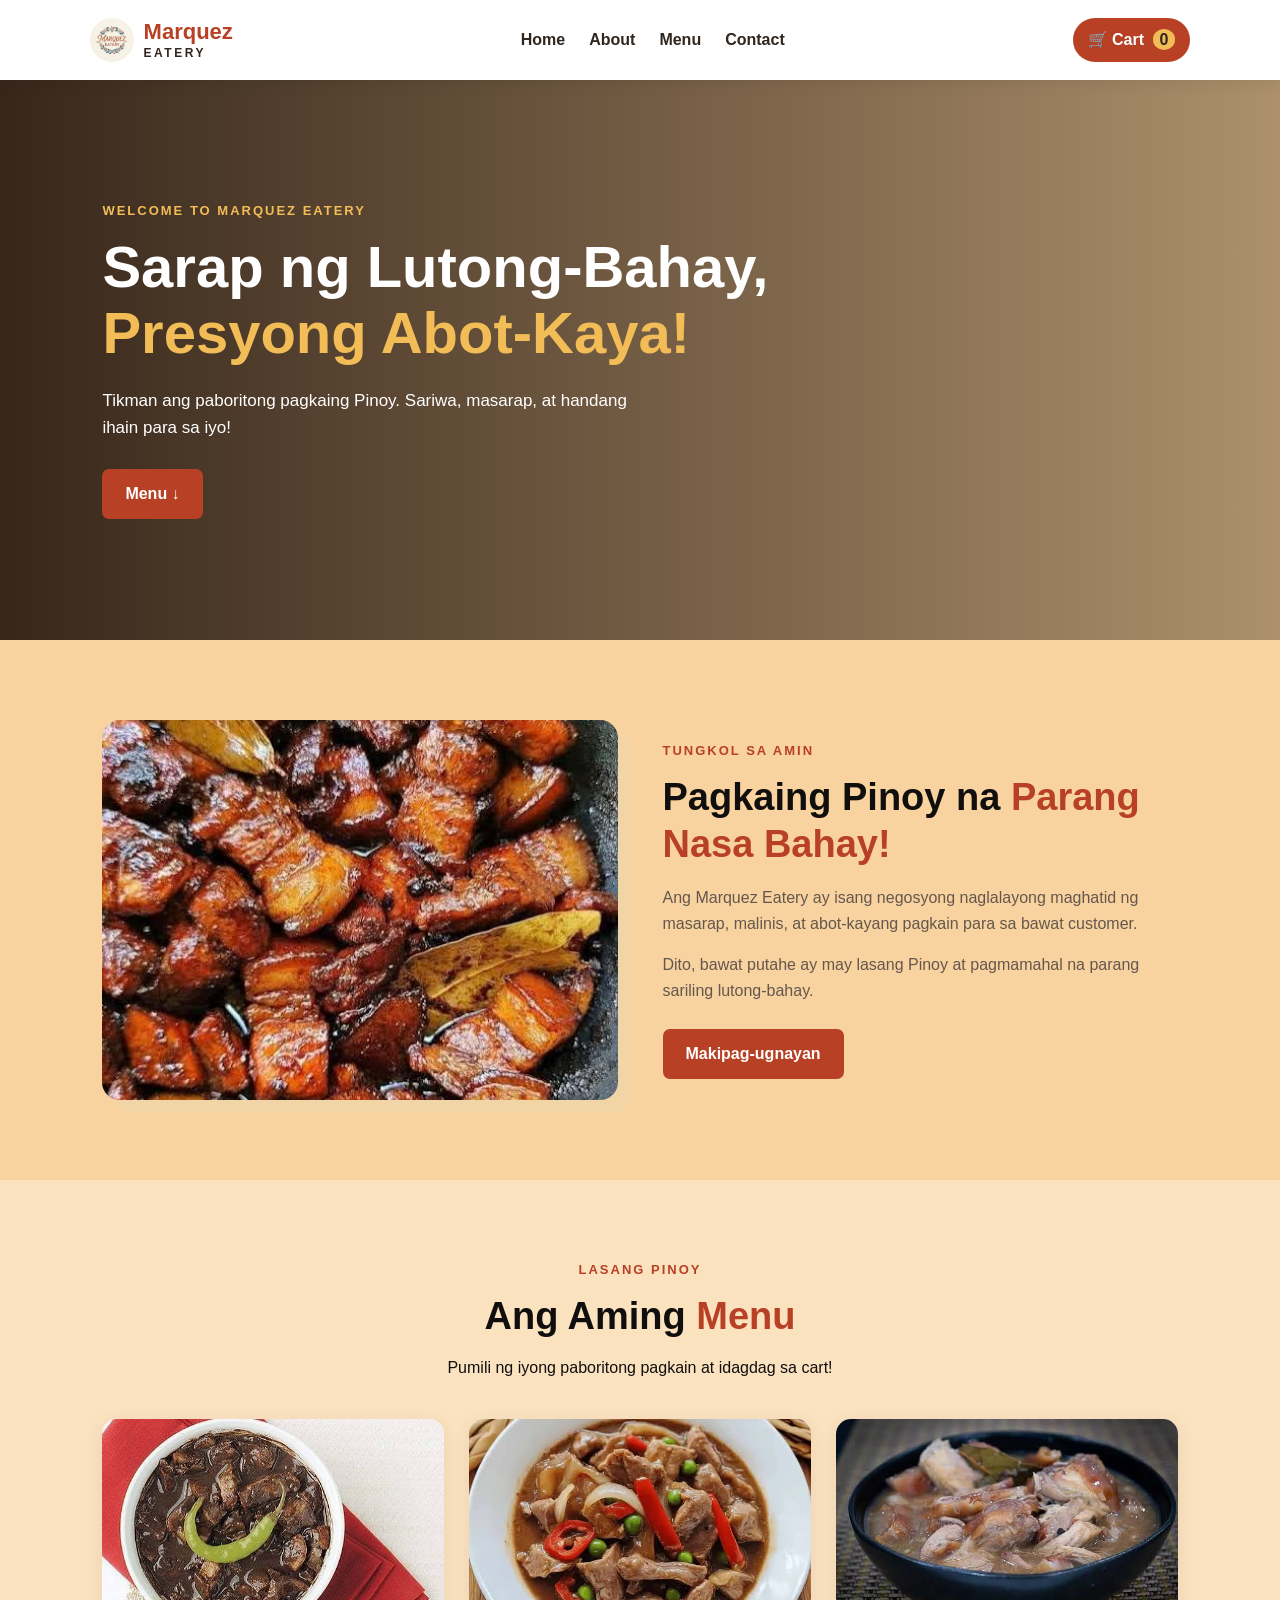
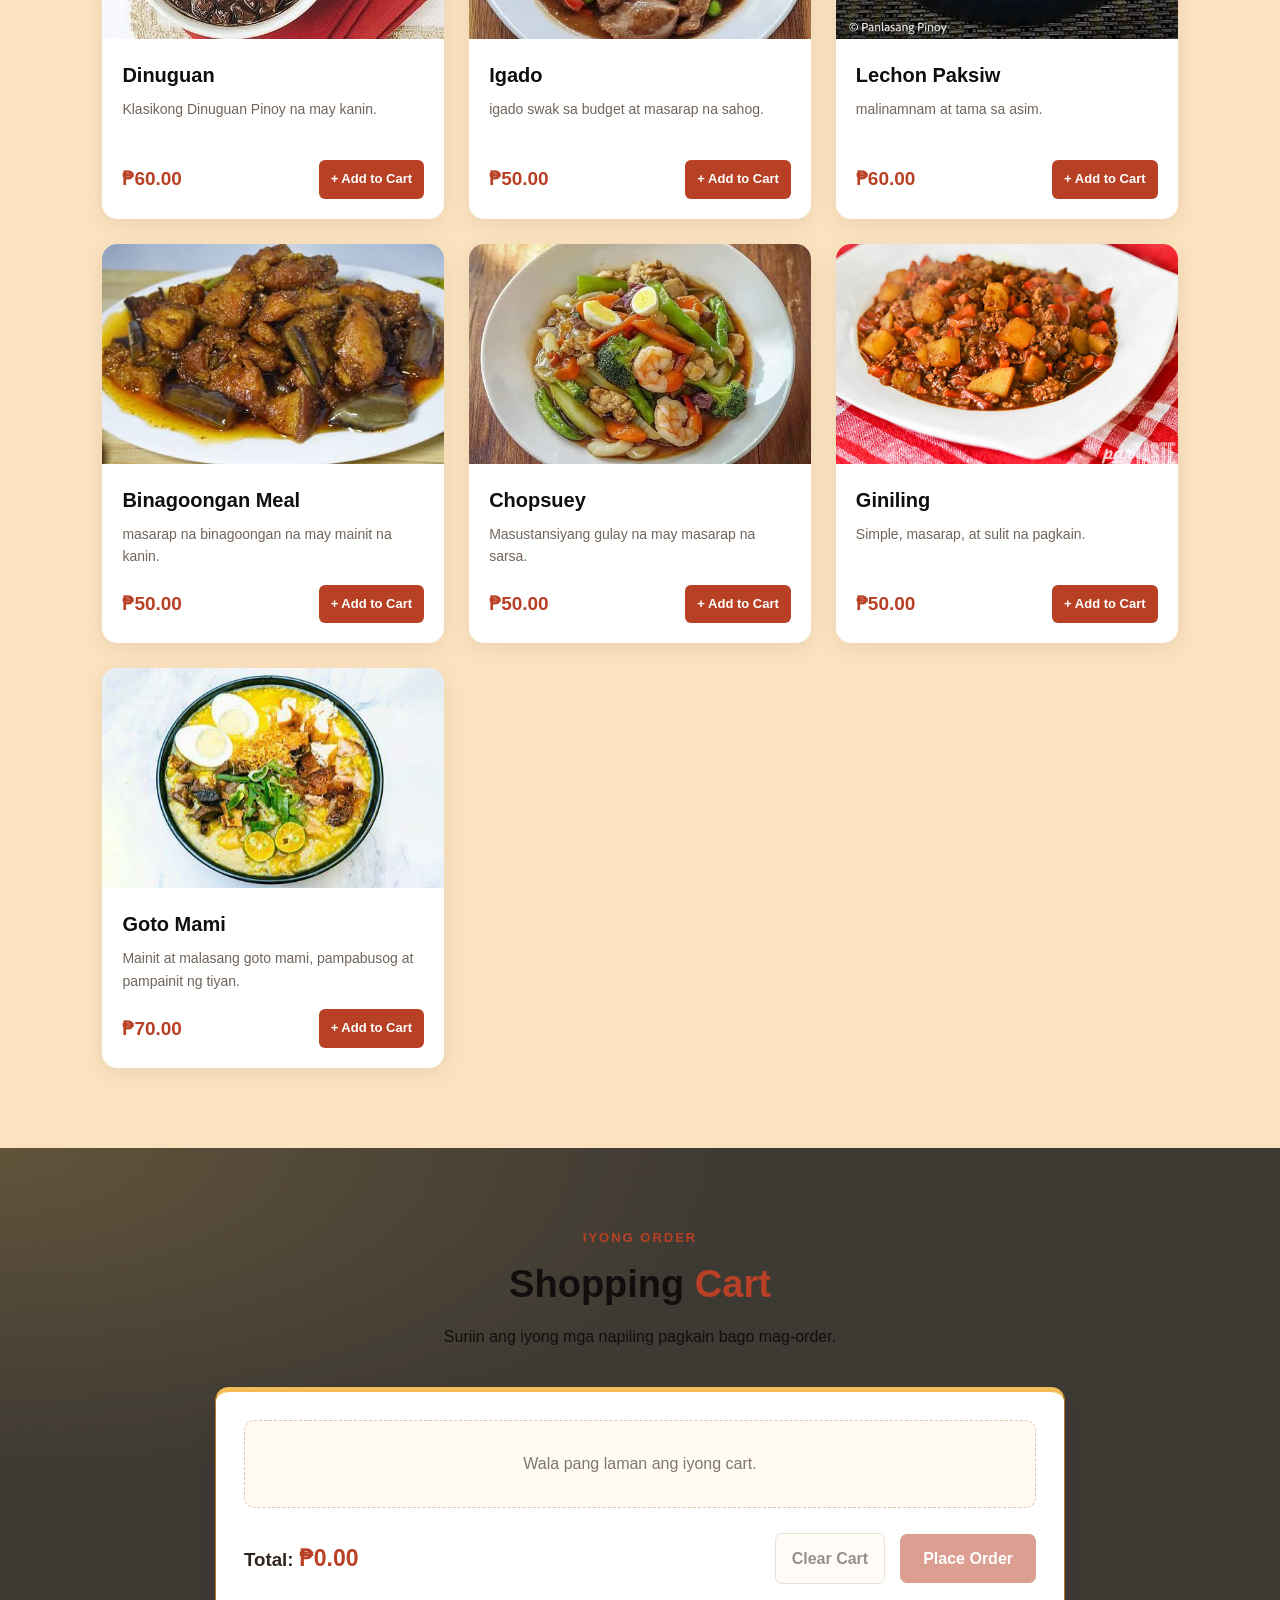
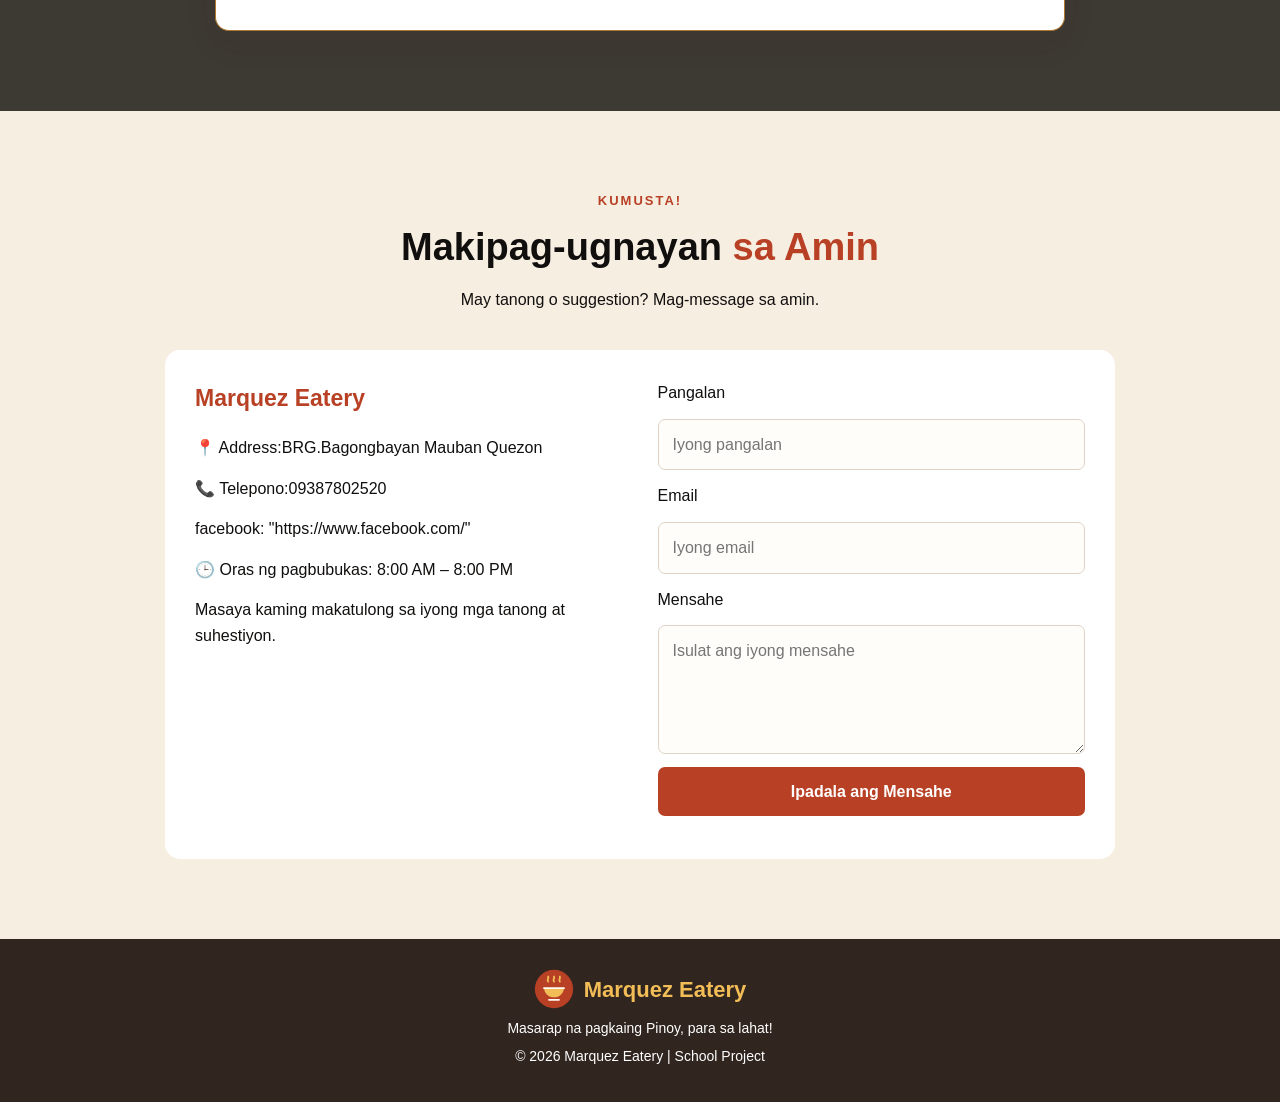
<file: index.html>
<!DOCTYPE html>
<html lang="tl">
<head>
    <meta charset="UTF-8">
    <meta name="viewport" content="width=device-width, initial-scale=1.0">
    <meta name="description" content="Masarap, sariwa, at abot-kayang lutong-bahay na pagkaing Pinoy sa Marquez Eatery.">
    <title>Marquez Eatery | Lutong-Bahay na Pagkain</title>
    
    <link rel="stylesheet" href="style.css">

   <script src="javascript.js" defer></script>
</head>
<body>

    
    <header class="header">
        <a href="#home" class="logo" aria-label="Marquez Eatery home">
            <img src="cf549460-9e43-4b8b-85ea-778e38f6f900.jpg" alt="Marquez logo" class="logo-icon">
            <span class="logo-name">Marquez<small>Eatery</small></span>
        </a>

        <nav class="navbar" aria-label="Pangunahing navigation">
            <a href="#home" aria-current="page">Home</a>
            <a href="about.html">About</a>
            <a href="menu.html">Menu</a>
            <a href="contact.html">Contact</a>
        </nav>

        <a href="#cart" class="cart-link">
            🛒 Cart <span id="cart-count">0</span>
        </a>
    </header>

    <main>
    <section class="hero" id="home">
        <div class="hero-content">
            <p class="tagline">WELCOME TO MARQUEZ EATERY</p>
            <h1>Sarap ng Lutong-Bahay,<br>
                <span>Presyong Abot-Kaya!</span>
            </h1>

            <p>
                Tikman ang paboritong pagkaing Pinoy.
                Sariwa, masarap, at handang ihain para sa iyo!
            </p>

            <a href="menu.html#menu" class="btn"> Menu ↓</a>
        </div>
    </section>

    <section class="about section" id="about">
        <div class="about-image">
        <img
                src="adobo.jpg"
                alt="Masarap na lutong-bahay na pagkain">
        </div>

        <div class="about-content">
        <p class="tagline">TUNGKOL SA AMIN</p>
        <h2>Pagkaing Pinoy na <span>Parang Nasa Bahay!</span></h2>

        <p>
            Ang Marquez Eatery ay isang negosyong naglalayong
            maghatid ng masarap, malinis, at abot-kayang pagkain
            para sa bawat customer.
        </p>

        <p>
            Dito, bawat putahe ay may lasang Pinoy at
            pagmamahal na parang sariling lutong-bahay.
        </p>

        <a href="#contact" class="btn">Makipag-ugnayan</a>
        </div>
    </section>

    
    <section class="menu-section section" id="menu">
        <div class="section-heading">
        <p class="tagline">LASANG PINOY</p>
        <h2>Ang Aming <span>Menu</span></h2>
        <p>Pumili ng iyong paboritong pagkain at idagdag sa cart!</p>
        </div>

        <div class="menu-container">

        <div class="food-card">
            <img src="dinuguan.jpg"
                alt="Dinuguan">
            <div class="food-info">
            <h3>Dinuguan</h3>
            <p>Klasikong Dinuguan Pinoy na may kanin.</p>
            <div class="food-bottom">
            <strong>₱60.00</strong>
            <button type="button" class="add-btn" data-id="1">+ Add to Cart</button>
            </div>
            </div>
            </div>

        <div class="food-card">
            <img src="igado.jpg"
            alt="Igado">
            <div class="food-info">
            <h3>Igado</h3>
            <p>igado swak sa budget at masarap na sahog.</p>
            <div class="food-bottom">
            <strong>₱50.00</strong>
            <button type="button" class="add-btn" data-id="2">+ Add to Cart</button>
            </div>
            </div>
            </div>

            <div class="food-card">
                <img src="lechon paksiw.jpg"
                     alt="lechon paksiw">
                <div class="food-info">
                <h3>Lechon Paksiw</h3>
                <p>malinamnam at tama sa asim.</p>
                <div class="food-bottom">
                <strong>₱60.00</strong>
                        <button type="button" class="add-btn" data-id="3">+ Add to Cart</button>
                    </div>
                </div>
            </div>

            <div class="food-card">
                <img src="binagoongan.jpg"
                     alt="binagoongan">
                <div class="food-info">
                    <h3>Binagoongan Meal</h3>
                    <p>masarap na binagoongan na may mainit na kanin.</p>
                    <div class="food-bottom">
                        <strong>₱50.00</strong>
                        <button type="button" class="add-btn" data-id="4">+ Add to Cart</button>
                    </div>
                </div>
            </div>

            <div class="food-card">
                <img src="chopsuey.jpg"
                     alt="Fresh Vegetable Dish">
                <div class="food-info">
                    <h3>Chopsuey</h3>
                    <p>Masustansiyang gulay na may masarap na sarsa.</p>
                    <div class="food-bottom">
                        <strong>₱50.00</strong>
                        <button type="button" class="add-btn" data-id="5">+ Add to Cart</button>
                    </div>
                </div>
            </div>

            <div class="food-card">
                <img src="giniling.jpg"
                     alt="giniling">
                <div class="food-info">
                    <h3>Giniling</h3>
                    <p>Simple, masarap, at sulit na pagkain.</p>
                    <div class="food-bottom">
                        <strong>₱50.00</strong>
                        <button type="button" class="add-btn" data-id="6">+ Add to Cart</button>
                    </div>
                </div>
            </div>

            <div class="food-card">
                <img src="goto mami.jpg" alt="Goto Mami">
                <div class="food-info">
                    <h3>Goto Mami</h3>
                    <p>Mainit at malasang goto mami, pampabusog at pampainit ng tiyan.</p>
                    <div class="food-bottom">
                        <strong>₱70.00</strong>
                        <button type="button" class="add-btn" data-id="7">+ Add to Cart</button>
                    </div>
                </div>
            </div>

        </div>
    </section>

    <section class="cart-section section" id="cart">
        <div class="section-heading">
            <p class="tagline">IYONG ORDER</p>
            <h2>Shopping <span>Cart</span></h2>
            <p>Suriin ang iyong mga napiling pagkain bago mag-order.</p>
        </div>

        <div class="cart-box">
            <div id="cart-items">
                <p class="empty-cart">Wala pang laman ang iyong cart.</p>
            </div>

            <div class="cart-summary">
                <h3>Total: <span id="cart-total">₱0.00</span></h3>
                <button type="button" id="clear-cart" class="clear-btn">Clear Cart</button>
                <button type="button" id="checkout-btn" class="btn checkout-btn">
                    Place Order
                </button>
            </div>

            <p id="cart-message" class="message" aria-live="polite"></p>
        </div>
    </section>

    <section class="contact-section section" id="contact">
        <div class="section-heading">
            <p class="tagline">KUMUSTA!</p>
            <h2>Makipag-ugnayan <span>sa Amin</span></h2>
            <p>May tanong o suggestion? Mag-message sa amin.</p>
        </div>

        <div class="contact-box">
            <div class="contact-info">
                <h3>Marquez Eatery</h3>
                <p>📍 Address:BRG.Bagongbayan Mauban Quezon</p>
                <p>📞 Telepono:09387802520</p>
                <p>facebook: "https://www.facebook.com/"</p>
                <p>🕒 Oras ng pagbubukas: 8:00 AM – 8:00 PM</p>
                <p>Masaya kaming makatulong sa iyong mga tanong at suhestiyon.</p>
            </div>

            <form id="contact-form">
                <label for="contact-name">Pangalan</label>
                <input type="text" id="contact-name"
                       name="name" autocomplete="name" placeholder="Iyong pangalan" required>

                <label for="contact-email">Email</label>
                <input type="email" id="contact-email"
                       name="email" autocomplete="email" placeholder="Iyong email" required>

                <label for="contact-text">Mensahe</label>
                <textarea id="contact-text"
                          name="message" placeholder="Isulat ang iyong mensahe" rows="4"
                          required></textarea>

                <button type="submit" class="btn">Ipadala ang Mensahe</button>
                <p id="contact-message" aria-live="polite"></p>
            </form>
        </div>
    </section>
    </main>

    <footer class="footer">
        <h3 class="footer-brand">
            <svg class="logo-icon" viewBox="0 0 48 48" aria-hidden="true">
                <circle cx="24" cy="24" r="23" fill="currentColor"/>
                <path d="M17 15c-2-2 1-3 0-6m7 6c-2-2 1-3 0-6m7 6c-2-2 1-3 0-6"
                      fill="none" stroke="#f2bd57" stroke-linecap="round" stroke-width="2.2"/>
                <path d="M12 23h24c-.7 6.3-5.5 11-12 11s-11.3-4.7-12-11Z"
                      fill="#f2bd57"/>
                <path d="M12 23h24M18 37h12"
                      fill="none" stroke="#fffaf3" stroke-linecap="round" stroke-width="2.2"/>
            </svg>
            <span>Marquez Eatery</span>
        </h3>
        <p>Masarap na pagkaing Pinoy, para sa lahat!</p>
        <p>© 2026 Marquez Eatery | School Project</p>
    </footer>

</body>
</html>
</file>
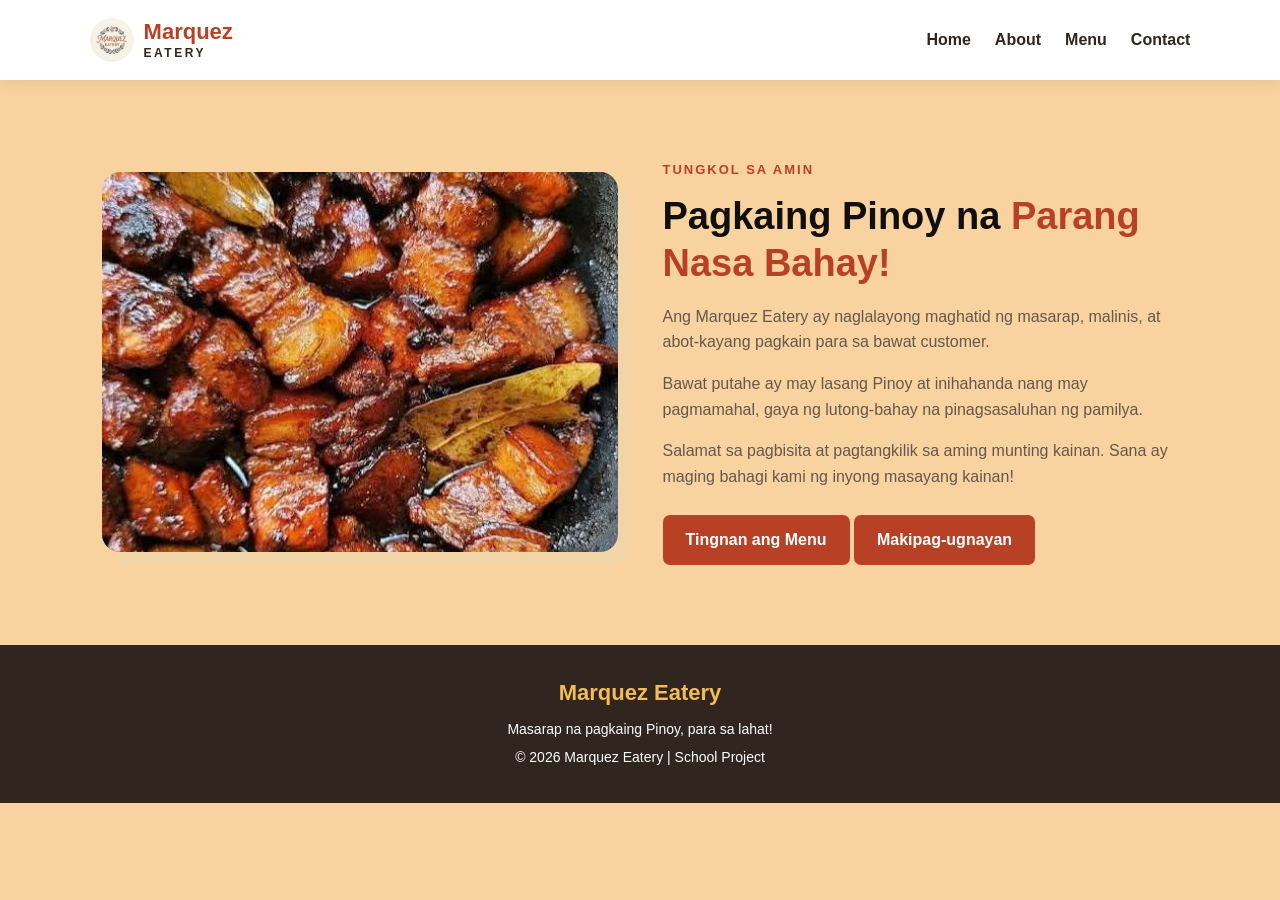
<file: about.html>
<!DOCTYPE html>
<html lang="tl">
<head>
    <meta charset="UTF-8">
    <meta name="viewport" content="width=device-width, initial-scale=1.0">
    <meta name="description" content="Kilalanin ang Marquez Eatery at ang aming lutong-bahay na pagkaing Pinoy.">
    <title>Tungkol sa Amin | Marquez Eatery</title>
    <link rel="stylesheet" href="style.css">
</head>
<body class="about-page">
        
    <header class="header">
        <a href="#home" class="logo" aria-label="Marquez Eatery home">
            <img src="cf549460-9e43-4b8b-85ea-778e38f6f900.jpg" alt="Marquez logo" class="logo-icon">
            <span class="logo-name">Marquez<small>Eatery</small></span>
        </a>

        <nav class="navbar" aria-label="Pangunahing navigation">
            <a href="index.html">Home</a>
            <a href="about.html" aria-current="page">About</a>
            <a href="menu.html">Menu</a>
            <a href="contact.html">Contact</a>
        </nav>
    </header>

    <main>
        <section class="about section" id="about">
            <div class="about-image">
                <img src="adobo.jpg" alt="Lutong-bahay na pagkaing Pinoy">
            </div>

            <div class="about-content">
                <p class="tagline">TUNGKOL SA AMIN</p>
                <h1>Pagkaing Pinoy na <span>Parang Nasa Bahay!</span></h1>

                <p>
                    Ang Marquez Eatery ay naglalayong maghatid ng masarap,
                    malinis, at abot-kayang pagkain para sa bawat customer.
                </p>

                <p>
                    Bawat putahe ay may lasang Pinoy at inihahanda nang may
                    pagmamahal, gaya ng lutong-bahay na pinagsasaluhan ng pamilya.
                </p>

                <p>
                    Salamat sa pagbisita at pagtangkilik sa aming munting kainan.
                    Sana ay maging bahagi kami ng inyong masayang kainan!
                </p>

                <a href="menu.html" class="btn">Tingnan ang Menu</a>
                <a href="contact.html" class="btn">Makipag-ugnayan</a>
            </div>
        </section>
    </main>

    <footer class="footer">
        <h3>Marquez Eatery</h3>
        <p>Masarap na pagkaing Pinoy, para sa lahat!</p>
        <p>© 2026 Marquez Eatery | School Project</p>
    </footer>
</body>
</html>
</file>
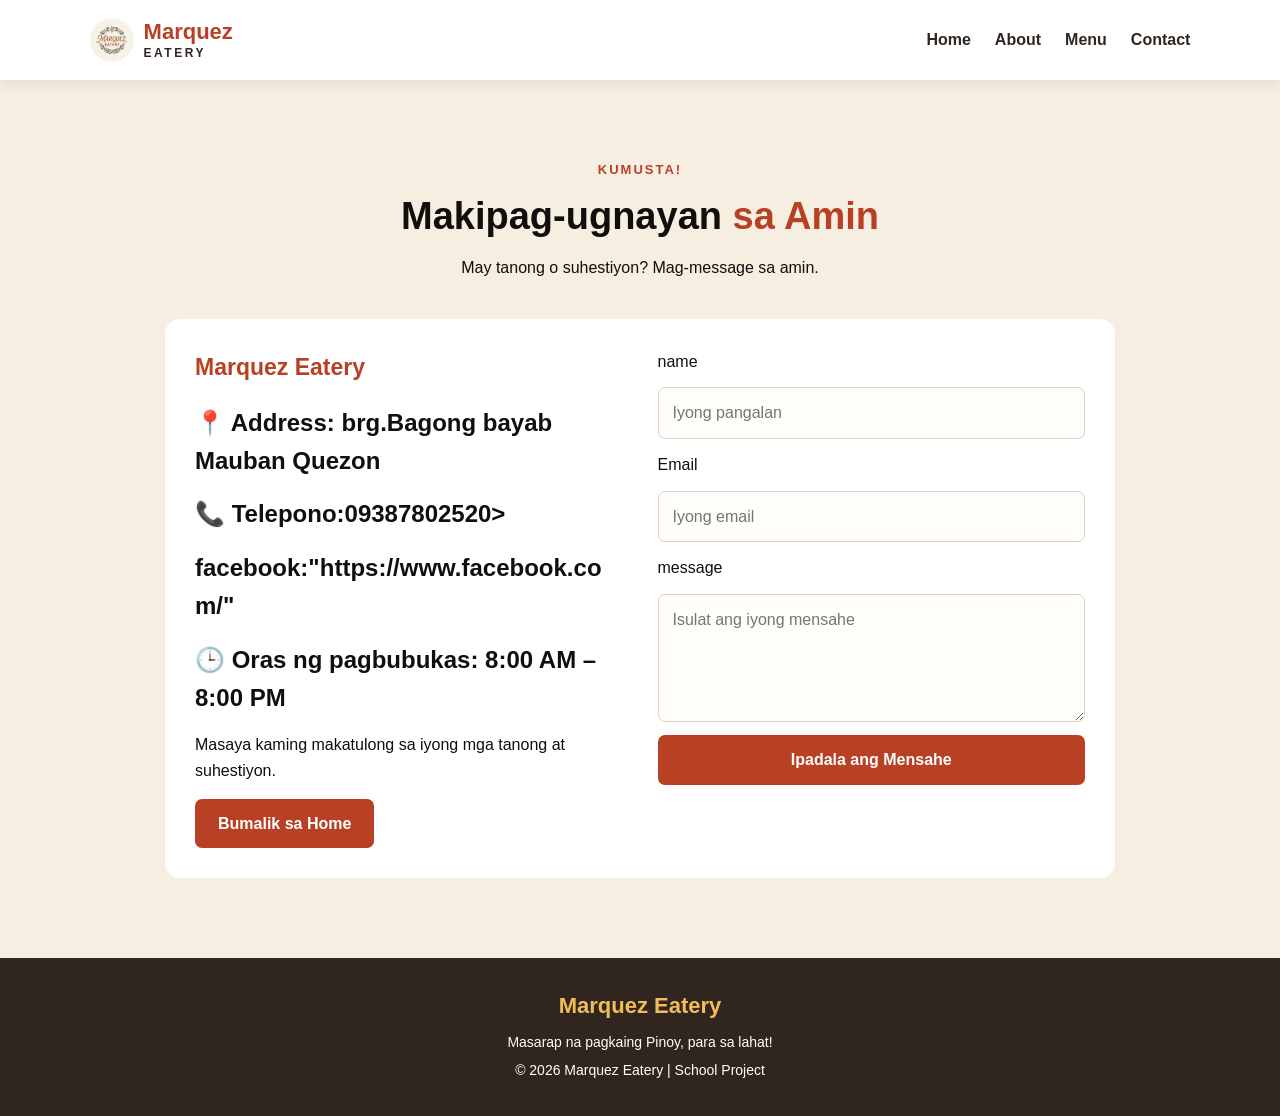
<file: contact.html>
<!DOCTYPE html>
<html lang="tl">
<head>
    <meta charset="UTF-8">
    <meta name="viewport" content="width=device-width, initial-scale=1.0">
    <meta name="description" content="Makipag-ugnayan sa Marquez Eatery para sa mga tanong at suhestiyon.">
    <title>Contact | Marquez Eatery</title>
    <link rel="stylesheet" href="style.css">
    <script src="javascript.js" defer></script>
</head>
<body class="contact-page">
    
    
    <header class="header">
        <a href="#home" class="logo" aria-label="Marquez Eatery home">
            <img src="cf549460-9e43-4b8b-85ea-778e38f6f900.jpg" alt="Marquez logo" class="logo-icon">
            <span class="logo-name">Marquez<small>Eatery</small></span>
        </a>


        <nav class="navbar" aria-label="Pangunahing navigation">
            <a href="index.html">Home</a>
            <a href="about.html">About</a>
            <a href="menu.html">Menu</a>
            <a href="contact.html" aria-current="page">Contact</a>
        </nav>
    </header>

    <main>
        <section class="contact-section section" id="contact">
            <div class="section-heading">
                <p class="tagline">KUMUSTA!</p>
                <h1>Makipag-ugnayan <span>sa Amin</span></h1>
                <p>May tanong o suhestiyon? Mag-message sa amin.</p>
            </div>

            <div class="contact-box">
                <div class="contact-info">
                    <h3>Marquez Eatery</h3>
                   <h2> <p>📍 Address: brg.Bagong bayab Mauban Quezon</p></h2>
                    <h2><p>📞 Telepono:09387802520></p></h2>
                    <h2><p>facebook:"https://www.facebook.com/"</p></h2>
                   <h2> <p>🕒 Oras ng pagbubukas: 8:00 AM – 8:00 PM</p></h2>
                    <p>Masaya kaming makatulong sa iyong mga tanong at suhestiyon.</p>
                    <a href="index.html" class="btn">Bumalik sa Home</a>
                </div>

                <form id="contact-form">
                    <label for="contact-name">name</label>
                    <input type="text" id="contact-name" name="name"
                           placeholder="Iyong pangalan" autocomplete="name" required>

                    <label for="contact-email">Email</label>
                    <input type="email" id="contact-email" name="email"
                           placeholder="Iyong email" autocomplete="email" required>

                    <label for="contact-text">message</label>
                    <textarea id="contact-text" name="message"
                              placeholder="Isulat ang iyong mensahe" rows="4"
                              required></textarea>

                    <button type="submit" class="btn">Ipadala ang Mensahe</button>
                    <p id="contact-message" aria-live="polite"></p>
                </form>
            </div>
        </section>
    </main>

    <footer class="footer">
        <h3>Marquez Eatery</h3>
        <p>Masarap na pagkaing Pinoy, para sa lahat!</p>
        <p>© 2026 Marquez Eatery | School Project</p>
    </footer>

</body>
</html>
</file>
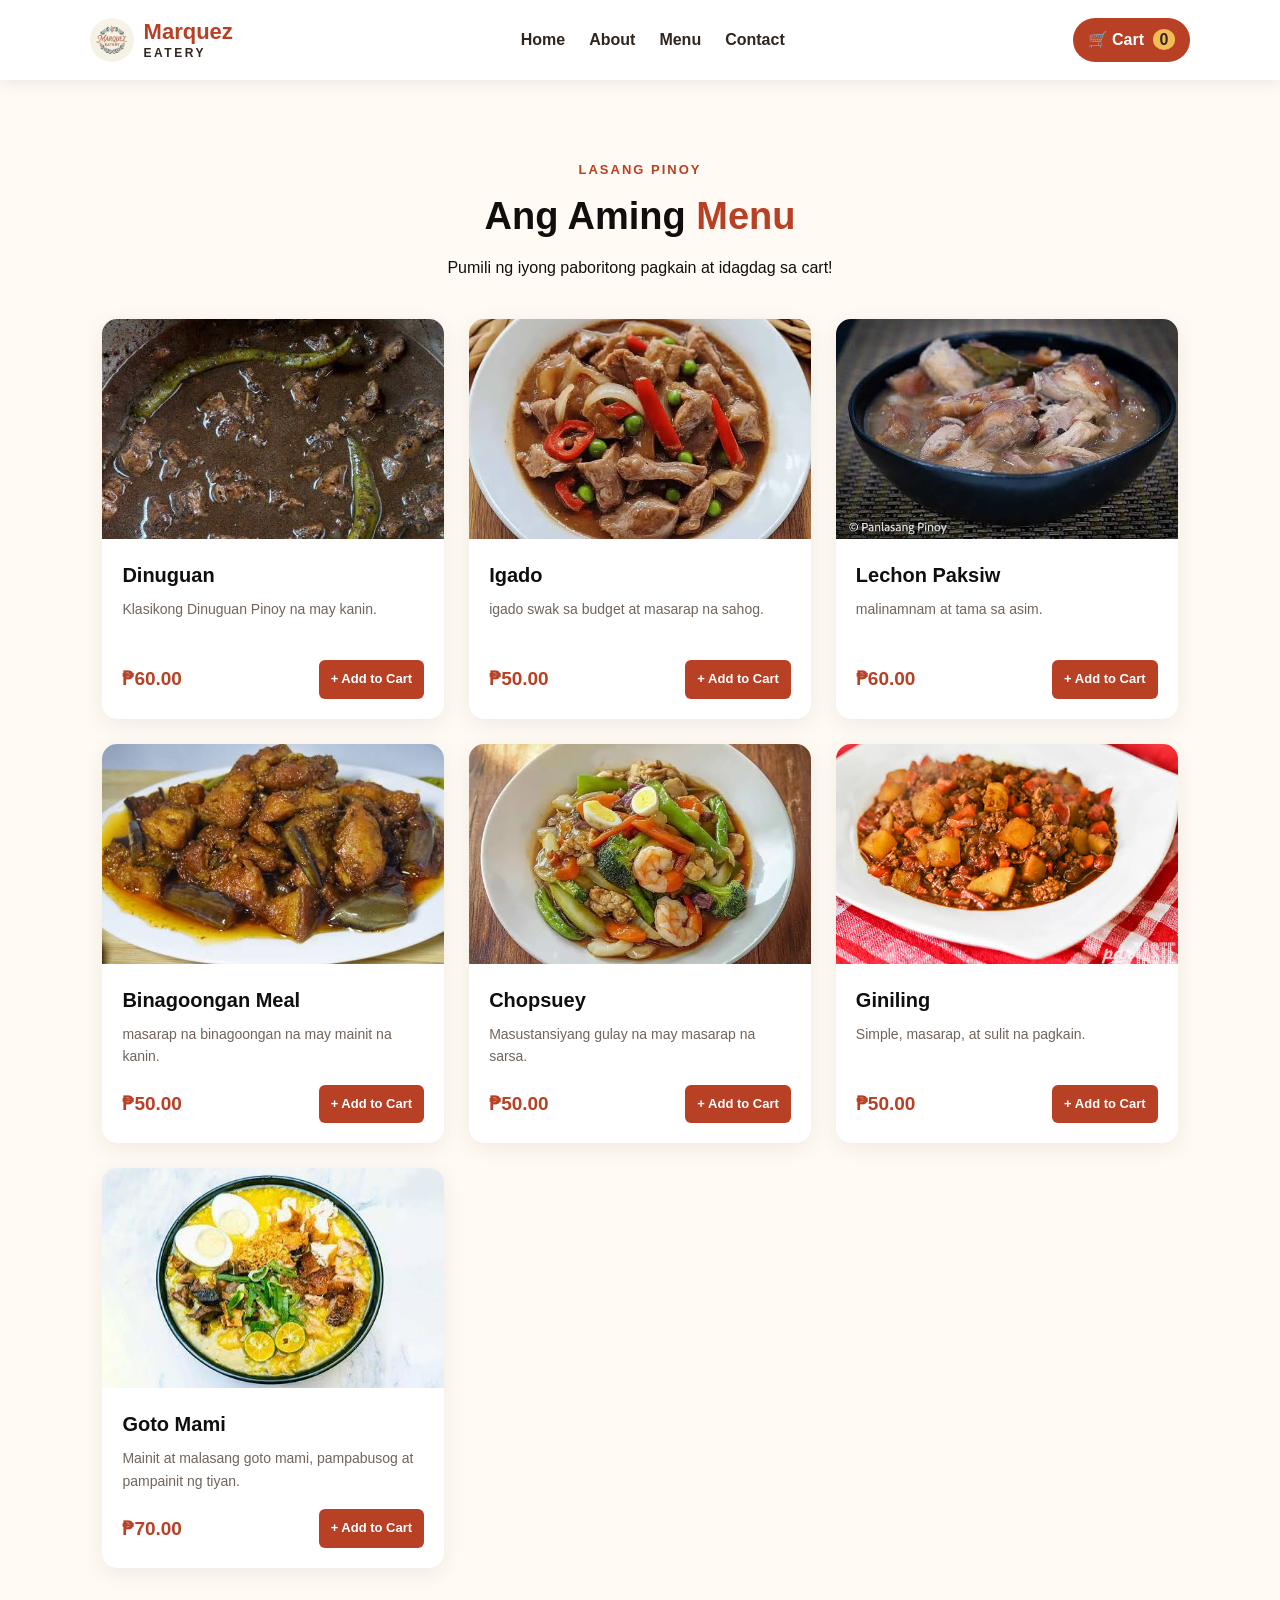
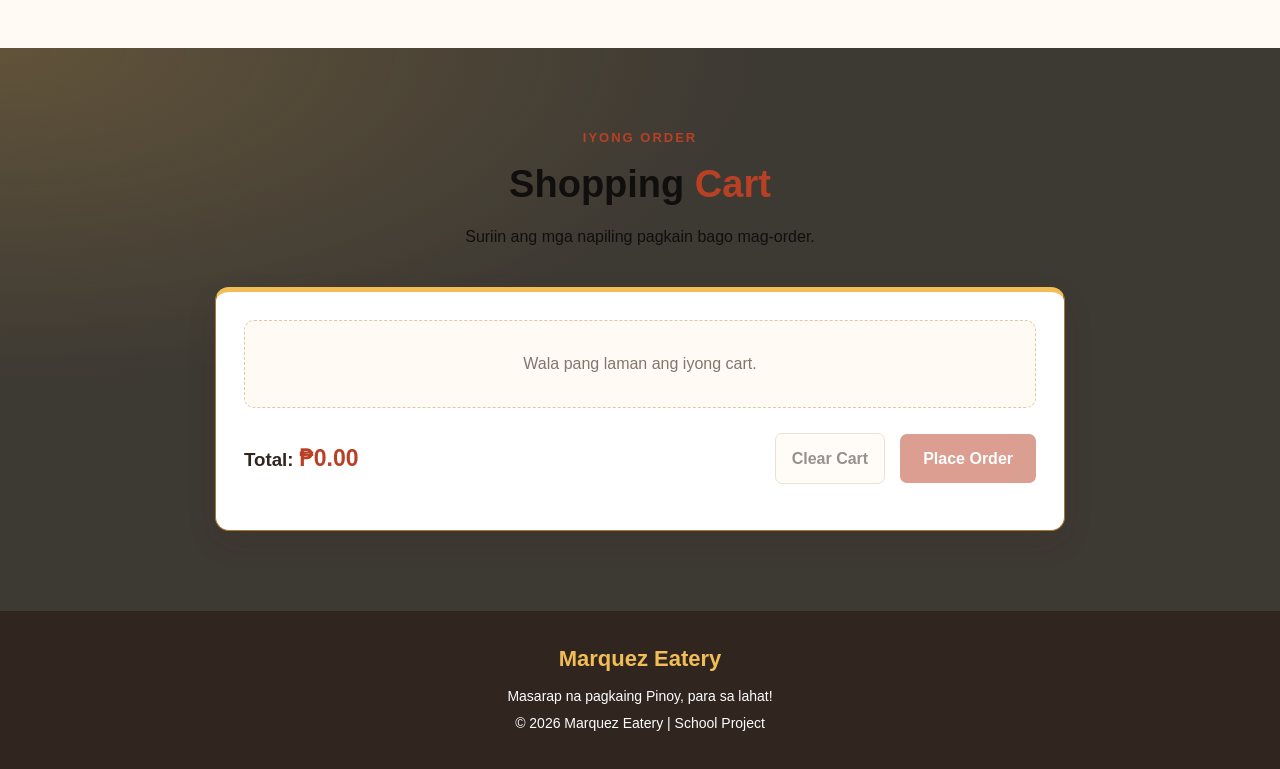
<file: menu.html>
<!DOCTYPE html>
<html lang="tl">
<head>
    <meta charset="UTF-8">
    <meta name="viewport" content="width=device-width, initial-scale=1.0">
    <meta name="description" content="Tingnan ang pagkain sa menu ng Marquez Eatery at magdagdag ng order sa cart.">
    <title>Menu | Marquez Eatery</title>
    <link rel="stylesheet" href="style.css">
    <script src="javascript.js" defer></script>
</head>
<body class="menu-page">
   
    <header class="header">
        <a href="#home" class="logo" aria-label="Marquez Eatery home">
            <img src="cf549460-9e43-4b8b-85ea-778e38f6f900.jpg" alt="Marquez logo" class="logo-icon">
            <span class="logo-name">Marquez<small>Eatery</small></span>
        </a>

        <nav class="navbar" aria-label="Pangunahing navigation">
            <a href="index.html">Home</a>
            <a href="about.html">About</a>
            <a href="menu.html" aria-current="page">Menu</a>
            <a href="contact.html">Contact</a>
        </nav>

        <a href="#cart" class="cart-link">
            🛒 Cart <span id="cart-count">0</span>
        </a>
    </header>

    <main>
        <section class="menu-section section" id="menu">
        <div class="section-heading">
        <p class="tagline">LASANG PINOY</p>
        <h2>Ang Aming <span>Menu</span></h2>
        <p>Pumili ng iyong paboritong pagkain at idagdag sa cart!</p>
        </div>

        <div class="menu-container">

        <div class="food-card">
            <img src="dinugoan.jpg"
                alt="Dinuguan">
            <div class="food-info">
            <h3>Dinuguan</h3>
            <p>Klasikong Dinuguan Pinoy na may kanin.</p>
            <div class="food-bottom">
            <strong>₱60.00</strong>
            <button type="button" class="add-btn" data-id="1">+ Add to Cart</button>
            </div>
            </div>
            </div>

            <div class="food-card">
            <img src="igado.jpg"
            alt="Igado">
            <div class="food-info">
            <h3>Igado</h3>
            <p>igado swak sa budget at masarap na sahog.</p>
            <div class="food-bottom">
            <strong>₱50.00</strong>
            <button type="button" class="add-btn" data-id="2">+ Add to Cart</button>
            </div>
            </div>
            </div>

            <div class="food-card">
                <img src="lechon paksiw.jpg"
                     alt="lechon paksiw">
                <div class="food-info">
                <h3>Lechon Paksiw</h3>
                <p>malinamnam at tama sa asim.</p>
                <div class="food-bottom">
                <strong>₱60.00</strong>
                        <button type="button" class="add-btn" data-id="3">+ Add to Cart</button>
                    </div>
                </div>
            </div>

            <div class="food-card">
                <img src="binagoongan.jpg"
                     alt="binagoongan">
                <div class="food-info">
                    <h3>Binagoongan Meal</h3>
                    <p>masarap na binagoongan na may mainit na kanin.</p>
                    <div class="food-bottom">
                        <strong>₱50.00</strong>
                        <button type="button" class="add-btn" data-id="4">+ Add to Cart</button>
                    </div>
                </div>
            </div>

            <div class="food-card">
                <img src="chopsuey.jpg"
                     alt="Fresh Vegetable Dish">
                <div class="food-info">
                    <h3>Chopsuey</h3>
                    <p>Masustansiyang gulay na may masarap na sarsa.</p>
                    <div class="food-bottom">
                        <strong>₱50.00</strong>
                        <button type="button" class="add-btn" data-id="5">+ Add to Cart</button>
                    </div>
                </div>
            </div>

            <div class="food-card">
                <img src="giniling.jpg"
                     alt="giniling">
                <div class="food-info">
                    <h3>Giniling</h3>
                    <p>Simple, masarap, at sulit na pagkain.</p>
                    <div class="food-bottom">
                        <strong>₱50.00</strong>
                        <button type="button" class="add-btn" data-id="6">+ Add to Cart</button>
                    </div>
                </div>
            </div>

            <div class="food-card">
                <img src="goto mami.jpg" alt="Goto Mami">
                <div class="food-info">
                    <h3>Goto Mami</h3>
                    <p>Mainit at malasang goto mami, pampabusog at pampainit ng tiyan.</p>
                    <div class="food-bottom">
                        <strong>₱70.00</strong>
                        <button type="button" class="add-btn" data-id="7">+ Add to Cart</button>
                    </div>
                </div>
            </div>
        </div>

       

    </section>


        <section class="cart-section section" id="cart">
            <div class="section-heading">
                <p class="tagline">IYONG ORDER</p>
                <h2>Shopping <span>Cart</span></h2>
                <p>Suriin ang mga napiling pagkain bago mag-order.</p>
            </div>

            <div class="cart-box">
                <div id="cart-items">
                    <p class="empty-cart">Wala pang laman ang iyong cart.</p>
                </div>

                <div class="cart-summary">
                    <h3>Total: <span id="cart-total">₱0.00</span></h3>
                    <button type="button" id="clear-cart" class="clear-btn">Clear Cart</button>
                    <button type="button" id="checkout-btn" class="btn checkout-btn">Place Order</button>
                </div>

                <p id="cart-message" class="message" aria-live="polite"></p>
            </div>
        </section>
    </main>

    <footer class="footer">
        <h3>Marquez Eatery</h3>
        <p>Masarap na pagkaing Pinoy, para sa lahat!</p>
        <p>© 2026 Marquez Eatery | School Project</p>
    </footer>
</body>
</html>
</file>
<file: style.css>
/* GENERAL SETTINGS */
* {
    margin: 0;
    padding: 0;
    box-sizing: border-box;
}

html {
    scroll-behavior: smooth;
    scroll-padding-top: 90px;
}

body {
    font-family: Arial, Helvetica, sans-serif;
    background: #f8d39f;
    color: #110f0e;
    line-height: 1.6;
}

img {
    display: block;
    width: 100%;
    object-fit: cover;
}

a {
    text-decoration: none;
}

a:focus-visible,
button:focus-visible {
    outline: 3px solid var(--primary-dark);
    outline-offset: 3px;
}

button,
input,
textarea {
    font: inherit;
}

button {
    cursor: pointer;
}

:root {
    --primary: #b84024;
    --primary-dark: #8f2c18;
    --gold: #f2bd57;
    --cream: #fffaf3;
    --dark: #30251f;
}

/* HEADER */
.header {
    background: #ffffff;
    display: flex;
    align-items: center;
    justify-content: space-between;
    gap: 20px;
    padding: 18px 7%;
    position: sticky;
    top: 0;
    z-index: 100;
    box-shadow: 0 3px 15px rgba(0, 0, 0, 0.08);
}

.logo {
    display: flex;
    align-items: center;
    gap: 10px;
    color: var(--primary);
    font-size: 22px;
    font-weight: 800;
    white-space: nowrap;
}

.logo-icon {
    width: 44px;
    height: 44px;
    flex: 0 0 auto;
    border-radius: 50%;
}

.logo-name {
    display: flex;
    flex-direction: column;
    line-height: 1;
}

.logo-name small {
    margin-top: 4px;
    color: var(--dark);
    font-size: 12px;
    font-weight: 700;
    letter-spacing: 2.5px;
    text-transform: uppercase;
}

.navbar {
    display: flex;
    gap: 24px;
    flex-wrap: wrap;
}

.navbar a {
    color: var(--dark);
    font-weight: 600;
    transition: color 0.3s;
}

.navbar a:hover {
    color: var(--primary);
}

.cart-link {
    background: var(--primary);
    color: white;
    padding: 9px 15px;
    border-radius: 25px;
    font-weight: bold;
    white-space: nowrap;
}

#cart-count {
    background: var(--gold);
    color: var(--dark);
    padding: 2px 7px;
    border-radius: 50%;
    margin-left: 4px;
}

/* HOME / HERO */
.hero {
    min-height: 560px;
    display: flex;
    align-items: center;
    padding: 80px 8%;
    color: white;
    background:
        linear-gradient(90deg,
        rgba(34, 20, 12, 0.90),
        rgba(34, 20, 12, 0.35)),
        url("https://images.unsplash.com/photo-1547592180-85f173990554?auto=format&fit=crop&w=1800&q=85")
        center/cover no-repeat;
}

.hero-content {
    max-width: 720px;
}

.tagline {
    color: var(--primary);
    font-size: 13px;
    font-weight: 800;
    letter-spacing: 2px;
    margin-bottom: 12px;
}

.hero .tagline {
    color: var(--gold);
}

.hero h1 {
    font-size: clamp(35px, 5vw, 58px);
    line-height: 1.15;
    margin-bottom: 20px;
}

.hero h1 span {
    color: var(--gold);
}

.hero-content > p:not(.tagline) {
    font-size: 17px;
    max-width: 560px;
    margin-bottom: 28px;
}

/* BUTTONS */
.btn {
    display: inline-block;
    background: var(--primary);
    color: white;
    border: none;
    padding: 12px 23px;
    border-radius: 7px;
    font-weight: bold;
    transition: background 0.3s, transform 0.3s;
}

.btn:hover {
    background: var(--primary-dark);
    transform: translateY(-2px);
}

/* GENERAL SECTIONS */
.section {
    padding: 80px 8%;
}

.section-heading {
    text-align: center;
    margin: 0 auto 38px;
}

.section-heading h1,
.section-heading h2,
.about-content h1,
.about-content h2 {
    font-size: clamp(28px, 4vw, 38px);
    line-height: 1.25;
    margin-bottom: 15px;
}

.section-heading h1 span,
.section-heading h2 span,
.about-content h1 span,
.about-content h2 span {
    color: var(--primary);
}

/* ABOUT */
.about {
    display: grid;
    grid-template-columns: 1fr 1fr;
    gap: 45px;
    align-items: center;
}

.about-image img {
    height: 380px;
    border-radius: 18px;
    box-shadow: 12px 12px 0 #f2d5a6;
}

.about-content > p:not(.tagline) {
    margin: 16px 0;
    color: #65574e;
}

.about-content .btn {
    margin-top: 10px;
}

/* FOOD MENU */
.menu-section {
    background:
        linear-gradient(rgba(255, 250, 243, 0.38), rgba(255, 250, 243, 0.38)),
        url("https://images.unsplash.com/photo-1517248135467-4c7edcad34c4?auto=format&fit=crop&w=1800&q=80")
        center/cover no-repeat;
}

.menu-page .menu-section {
    background-color: #fffaf3;
    background-image:
        linear-gradient(rgba(255, 250, 243, 0.38), rgba(255, 250, 243, 0.38)),
        url("https://images.unsplash.com/photo-1517248135467-4c7edcad34c4?auto=format&fit=crop&w=1800&q=80");
    background-position: center;
    background-size: cover;
    background-repeat: no-repeat;
}

.menu-container {
    display: grid;
    grid-template-columns: repeat(3, minmax(0, 1fr));
    gap: 25px;
}

.food-card {
    background: white;
    border-radius: 15px;
    overflow: hidden;
    box-shadow: 0 5px 20px rgba(48, 37, 31, 0.08);
    transition: transform 0.3s, box-shadow 0.3s;
}

.food-card:hover {
    transform: translateY(-7px);
    box-shadow: 0 12px 25px rgba(48, 37, 31, 0.14);
}

.food-card img {
    height: 220px;
}

.food-card-art {
    display: flex;
    align-items: center;
    justify-content: center;
    height: 220px;
    background: linear-gradient(135deg, #f8dfae, #f2bd57);
    font-size: 88px;
}

.food-info {
    padding: 20px;
}

.food-info h3 {
    font-size: 20px;
    margin-bottom: 7px;
}

.food-info p {
    color: #71645b;
    font-size: 14px;
    min-height: 45px;
    margin-bottom: 17px;
}

.food-bottom {
    display: flex;
    align-items: center;
    justify-content: space-between;
    gap: 10px;
    flex-wrap: wrap;
}

.food-bottom strong {
    color: var(--primary);
    font-size: 19px;
}

.add-btn {
    border: none;
    background: var(--primary);
    color: white;
    padding: 9px 12px;
    border-radius: 6px;
    font-size: 13px;
    font-weight: bold;
    transition: background 0.3s;
}

.add-btn:hover {
    background: var(--primary-dark);
}

/* SHOPPING CART */
.cart-section {
    background:
        radial-gradient(ellipse at top left, rgba(242, 189, 87, 0.2), transparent 42%),
        #3d3933;
}

.cart-box {
    max-width: 850px;
    margin: auto;
    padding: 28px;
    border: 1px solid #ac772e;
    border-top: 5px solid var(--gold);
    border-radius: 14px;
    background: #ffffff;
    box-shadow: 0 12px 30px rgba(72, 44, 25, 0.1);
}

.empty-cart {
    color: #82766e;
    text-align: center;
    padding: 30px 16px;
    border: 1px dashed #dfc8a9;
    border-radius: 10px;
    background: #fffaf3;
}

.cart-item {
    display: flex;
    justify-content: space-between;
    align-items: center;
    gap: 15px;
    flex-wrap: wrap;
    padding: 17px 14px;
    border-bottom: 1px solid #eee2d7;
    border-radius: 8px;
}

.cart-item:nth-child(odd) {
    background: #fffaf3;
}

.cart-item h4 {
    font-size: 16px;
    color: var(--dark);
}

.cart-item small {
    color: #74665d;
}

.quantity-controls {
    display: flex;
    align-items: center;
    gap: 10px;
}

.quantity-controls button {
    border: none;
    border-radius: 6px;
    background: #f7eee2;
    color: var(--dark);
    padding: 6px 11px;
    font-weight: bold;
    transition: background 0.2s, color 0.2s;
}

.quantity-controls button:hover {
    background: var(--gold);
}

.quantity-controls span {
    min-width: 24px;
    color: var(--primary-dark);
    font-weight: 700;
    text-align: center;
}

.quantity-controls .remove-btn {
    background: #fff0ec;
    color: #9f301d;
}

.quantity-controls .remove-btn:hover {
    background: #f8d7ce;
}

.cart-summary {
    display: flex;
    align-items: center;
    justify-content: flex-end;
    flex-wrap: wrap;
    gap: 15px;
    margin-top: 25px;
}

.cart-summary h3 {
    margin-right: auto;
    color: var(--dark);
}

#cart-total {
    color: var(--primary);
    font-size: 23px;
}

.clear-btn {
    padding: 12px 16px;
    border: 1px solid #d9c6ae;
    border-radius: 7px;
    background: #fffaf3;
    color: var(--dark);
    font-weight: 700;
    transition: background 0.2s, border-color 0.2s;
}

.clear-btn:hover {
    background: #f2e4d5;
    border-color: #b39976;
}

.cart-summary button:disabled {
    cursor: not-allowed;
    opacity: 0.5;
}

.message {
    margin-top: 18px;
    color: #26733b;
    font-weight: bold;
}

/* CONTACT */
.contact-section {
    background: #f7eee2;
}

.contact-page main,
.menu-page main,
.about-page main {
    animation: contact-page-enter 0.45s ease-out both;
}

@keyframes contact-page-enter {
    from {
        opacity: 0;
        transform: translateY(12px);
    }

    to {
        opacity: 1;
        transform: translateY(0);
    }
}

@media (prefers-reduced-motion: reduce) {
    .contact-page main,
    .menu-page main,
    .about-page main {
        animation: none;
    }
}

.contact-box {
    display: grid;
    grid-template-columns: 1fr 1fr;
    gap: 35px;
    max-width: 950px;
    margin: auto;
    padding: 30px;
    background: white;
    border-radius: 15px;
}

.contact-info h3 {
    color: var(--primary);
    font-size: 23px;
    margin-bottom: 18px;
}

.contact-info p {
    margin: 15px 0;
    overflow-wrap: anywhere;
}

#contact-form {
    display: flex;
    flex-direction: column;
    gap: 13px;
}

#contact-form input,
#contact-form textarea {
    width: 100%;
    padding: 12px 14px;
    border: 1px solid #dfd2c6;
    border-radius: 7px;
    background: #fffdf9;
    color: var(--dark);
}

#contact-form input:focus,
#contact-form textarea:focus {
    outline: 2px solid #1b1614;
    border-color: var(--primary);
}

#contact-form textarea {
    resize: vertical;
}

#contact-message {
    color: #26733b;
    font-size: 14px;
}

/* FOOTER */
.footer {
    text-align: center;
    padding: 30px 15px;
    background: #30251f;
    color: white;
}

.footer h3 {
    color: var(--gold);
    font-size: 22px;
    margin-bottom: 8px;
}

.footer-brand {
    display: flex;
    align-items: center;
    justify-content: center;
    gap: 10px;
}

.footer-brand .logo-icon {
    color: var(--primary);
    width: 40px;
    height: 40px;
}

.footer p {
    margin: 5px 0;
    font-size: 14px;
}

/* TABLET */
@media (max-width: 900px) {
    .header {
        padding: 16px 4%;
        flex-wrap: wrap;
    }

    .navbar {
        gap: 15px;
    }

    .menu-container {
        grid-template-columns: repeat(2, minmax(0, 1fr));
    }

    .section {
        padding: 65px 5%;
    }
}

/* MOBILE PHONE */
@media (max-width: 600px) {
    .header {
        justify-content: center;
        gap: 12px;
    }

    .logo {
        font-size: 21px;
    }

    .navbar {
        width: 100%;
        justify-content: center;
        gap: 18px;
    }

    .cart-link {
        padding: 7px 12px;
    }

    .hero {
        min-height: 480px;
        padding: 55px 6%;
    }

    .hero h1 {
        font-size: 36px;
    }

    .about,
    .contact-box {
        grid-template-columns: 1fr;
    }

    .about-image img {
        height: 270px;
    }

    .menu-container {
        grid-template-columns: 1fr;
    }

    .food-card img {
        height: 240px;
    }

    .cart-box,
    .contact-box {
        padding: 20px;
    }

    .cart-summary {
        justify-content: flex-start;
    }

    .cart-summary h3 {
        width: 100%;
    }

    .cart-item {
        align-items: flex-start;
    }
}
</file>
